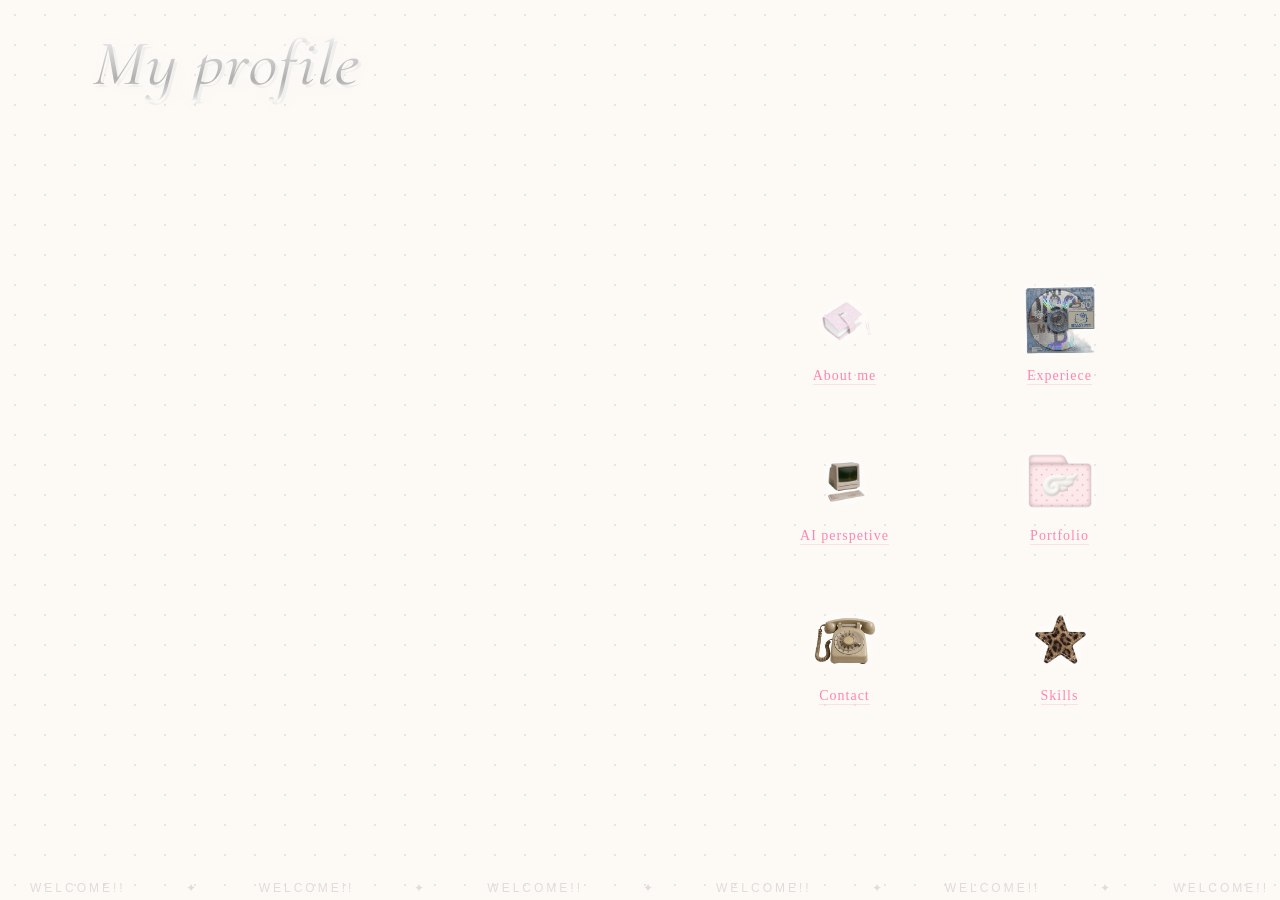
<file: index.html>
<!DOCTYPE html>
<html lang="zh-Hant">

<head>
    <meta charset="UTF-8">
    <meta name="viewport" content="width=device-width, initial-scale=1.0, maximum-scale=1.0, user-scalable=no">
    <link rel="preconnect" href="https://fonts.googleapis.com">
    <link rel="preconnect" href="https://fonts.gstatic.com" crossorigin>
    <link href="https://fonts.googleapis.com/css2?family=Cormorant+Upright:wght@300;500;700&display=swap"
        rel="stylesheet">
    <link rel="stylesheet" href="style.css">
</head>

<body>

    <div class="background-dots"></div>

    <header class="main-header">
        <div class="title-wrapper">
            <h1 class="title">My profile</h1>
        </div>
    </header>

    <main class="navigation-scene">
        <a href="about.html" class="nav-item item-notebook">
            <img src="image/notebook.png" alt="關於我" class="illustration">
            <span class="label">About me</span>
        </a>

        <a href="experience.html" class="nav-item item-tape">
            <img src="image/tape.png" alt="我的經歷" class="illustration">
            <span class="label">Experiece</span>
        </a>

        <a href="ai-era.html" class="nav-item item-pc">
            <img src="image/computer.png" alt="AI 觀點" class="illustration">
            <span class="label">AI perspetive</span>
        </a>

        <a href="profolio.html" class="nav-item item-folder">
            <img src="image/wing-folder.png" alt="作品集" class="illustration">
            <span class="label">Portfolio</span>
        </a>

        <a href="contact.html" class="nav-item item-phone">
            <img src="image/telphone.png" alt="聯絡我" class="illustration">
            <span class="label">Contact</span>
        </a>

        <a href="skills.html" class="nav-item item-star">
            <img src="image/leopard-print-star.png" alt="我的能力" class="illustration">
            <span class="label">Skills</span>
        </a>
    </main>

    <footer class="marquee-footer">
        <div class="marquee-content">
            <span>WELCOME!!</span><span>✦</span><span>WELCOME!!</span><span>✦</span>
            <span>WELCOME!!</span><span>✦</span><span>WELCOME!!</span><span>✦</span>
            <span>WELCOME!!</span><span>✦</span><span>WELCOME!!</span><span>✦</span>
            <span>WELCOME!!</span><span>✦</span><span>WELCOME!!</span><span>✦</span>
        </div>
    </footer>

</body>

</html>
</file>
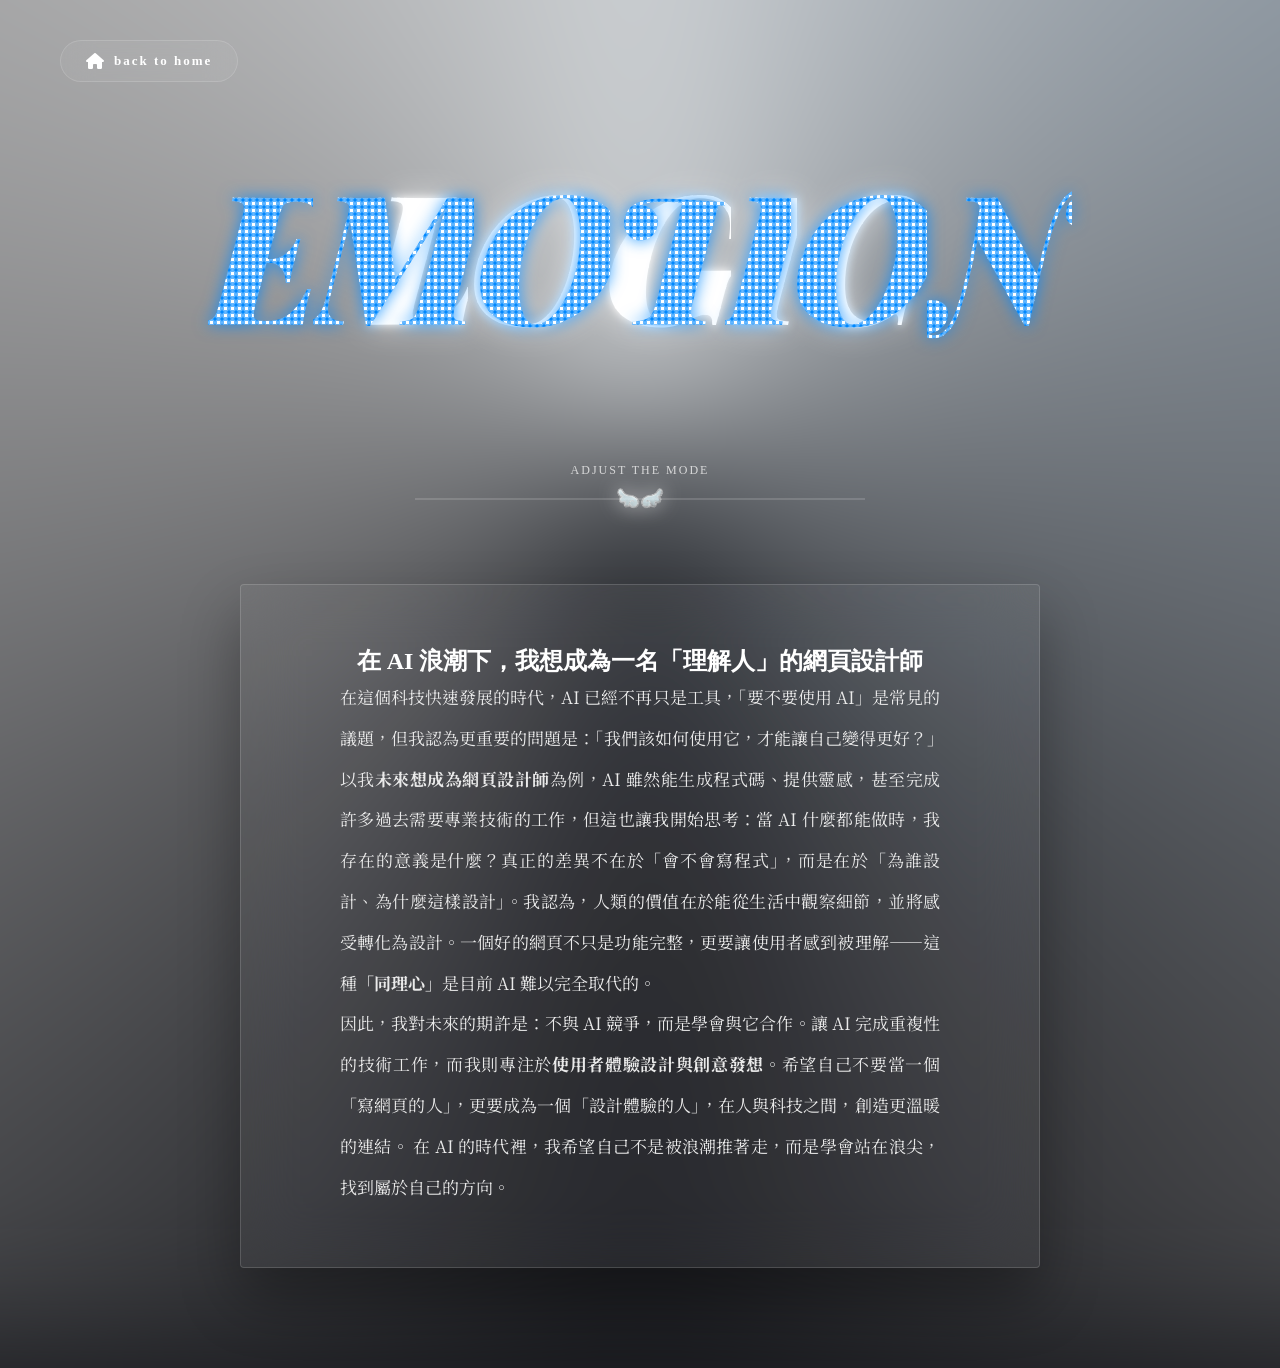
<file: ai-era.html>
<!DOCTYPE html>
<html lang="zh-Hant">

<head>
    <meta charset="UTF-8">
    <meta name="viewport" content="width=device-width, initial-scale=1.0">
    <title>Future Designer | AI Era ✦</title>
    <link rel="stylesheet" href="https://cdnjs.cloudflare.com/ajax/libs/font-awesome/6.0.0/css/all.min.css">
    <link
        href="https://fonts.googleapis.com/css2?family=Playfair+Display:ital,wght@1,900&family=Noto+Serif+TC:wght@300;500&display=swap"
        rel="stylesheet">
    <link rel="stylesheet" href="ai-era.css">
</head>

<body id="main-body">
    <nav class="gallery-nav">
        <div class="nav-right">
            <a href="index.html" class="back-home">
                <i class="fa-solid fa-house"></i>
                <span class="home-text">back to home</span>
            </a>
        </div>
    </nav>

    <main class="experiment-container">
        <section class="visual-section">
            <div class="bling-box">
                <div class="rhinestone-layer logic-layer" id="logic-text">
                    <span class="rhinestone-char">L</span><span class="rhinestone-char">O</span><span
                        class="rhinestone-char">G</span><span class="rhinestone-char">I</span><span
                        class="rhinestone-char">C</span>
                </div>
                <div class="rhinestone-layer emotion-layer" id="emotion-text">
                    <span class="rhinestone-char">E</span><span class="rhinestone-char">M</span><span
                        class="rhinestone-char">O</span><span class="rhinestone-char">T</span><span
                        class="rhinestone-char">I</span><span class="rhinestone-char">O</span><span
                        class="rhinestone-char">N</span>
                </div>
            </div>
        </section>

        <section class="control-section">
            <div class="slider-container">
                <div class="slider-labels">
                    <span class="label">ADJUST THE MODE</span>
                </div>
                <input type="range" min="0" max="100" value="50" class="cyber-slider" id="balance-slider">
            </div>
        </section>

        <section class="essay-section">
            <article class="essay-card">
                <div class="essay-header">
                    <h2 class="essay-main-title">在 AI 浪潮下，我想成為一名「理解人」的網頁設計師</h2>
                </div>

                <div class="essay-content">
                    <p>在這個科技快速發展的時代，AI 已經不再只是工具，「要不要使用 AI」是常見的議題，但我認為更重要的問題是：「我們該如何使用它，才能讓自己變得更好？」</p>

                    <p>以我<strong>未來想成為網頁設計師</strong>為例，AI 雖然能生成程式碼、提供靈感，甚至完成許多過去需要專業技術的工作，但這也讓我開始思考：當 AI
                        什麼都能做時，我存在的意義是什麼？真正的差異不在於「會不會寫程式」，而是在於「為誰設計、為什麼這樣設計」。我認為，人類的價值在於能從生活中觀察細節，並將感受轉化為設計。一個好的網頁不只是功能完整，更要讓使用者感到被理解——這種<strong>「同理心」</strong>是目前
                        AI 難以完全取代的。
                    <p>因此，我對未來的期許是：不與 AI 競爭，而是學會與它合作。讓 AI
                        完成重複性的技術工作，而我則專注於<strong>使用者體驗設計與創意發想</strong>。希望自己不要當一個「寫網頁的人」，更要成為一個「設計體驗的人」，在人與科技之間，創造更溫暖的連結。
                        在 AI 的時代裡，我希望自己不是被浪潮推著走，而是學會站在浪尖，找到屬於自己的方向。</p>
                </div>
            </article>
        </section>
    </main>

    <script>
        const slider = document.getElementById('balance-slider');
        const logicText = document.getElementById('logic-text');
        const emotionText = document.getElementById('emotion-text');

        slider.addEventListener('input', (e) => {
            const val = e.target.value;
            const logicOpacity = (100 - val) / 100;
            const emotionOpacity = val / 100;

            logicText.style.opacity = logicOpacity;
            emotionText.style.opacity = emotionOpacity;
        });
    </script>
</body>

</html>
</file>
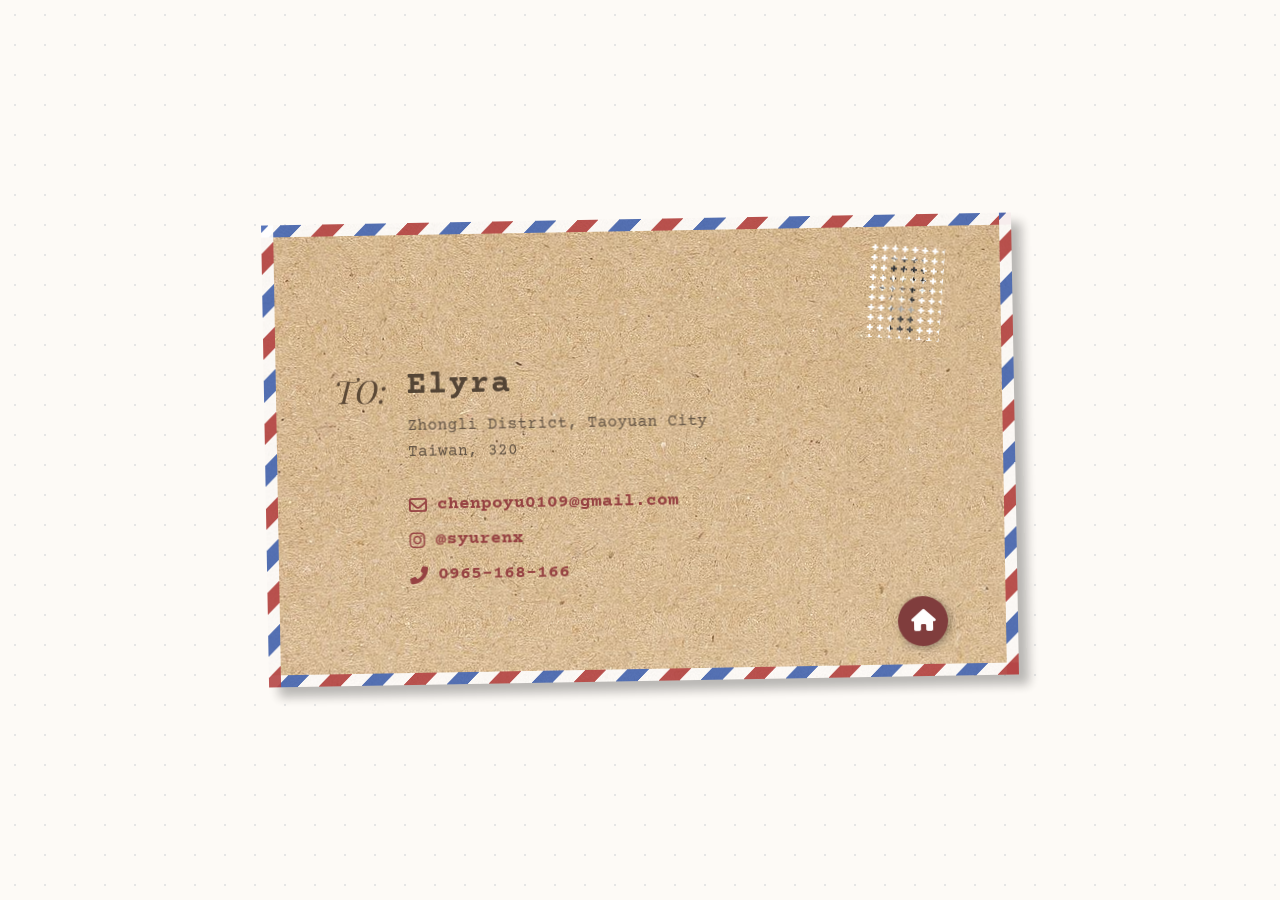
<file: contact.html>
<!DOCTYPE html>
<html lang="zh-Hant">

<head>
    <meta charset="UTF-8">
    <meta name="viewport" content="width=device-width, initial-scale=1.0">
    <title>Contact info</title>
    <link rel="stylesheet" href="https://cdnjs.cloudflare.com/ajax/libs/font-awesome/6.0.0/css/all.min.css">
    <link
        href="https://fonts.googleapis.com/css2?family=Playfair+Display:ital,wght@1,900&family=Courier+Prime&family=Noto+Serif+TC:wght@500&display=swap"
        rel="stylesheet">
    <link rel="stylesheet" href="contact.css">
</head>

<body class="envelope-page">
    <div class="background-dots"></div>
    <main class="main-envelope">
        <div class="air-mail-border top"></div>
        <div class="air-mail-border bottom"></div>
        <div class="air-mail-border left"></div>
        <div class="air-mail-border right"></div>

        <header class="envelope-header">
            <div class="postage-area">
                <div class="stamp">
                    <img src="image/kitty (1).png" alt="stamp">
                </div>
            </div>
        </header>

        <section class="address-section">
            <div class="to-label">TO:</div>
            <div class="address-content">
                <h2 class="recipient-name">Elyra</h2>
                <p class="address-line">Zhongli District, Taoyuan City</p>
                <p class="address-line">Taiwan, 320</p>

                <div class="contact-methods">
                    <a href="mailto:chenpoyu0109@gmail.com" class="method-link">
                        <i class="fa-regular fa-envelope"></i> chenpoyu0109@gmail.com
                    </a>
                    <a href="https://www.instagram.com/syurenx/" target="_blank" class="method-link">
                        <i class="fa-brands fa-instagram"></i> @syurenx
                    </a>
                    <a href="tel:0965168166" class="method-link">
                        <i class="fa-solid fa-phone-flip"></i> 0965-168-166
                    </a>
                </div>
            </div>
        </section>

        <footer class="envelope-footer">
            <div class="wax-seal">
                <a href="index.html"><i class="fa-solid fa-house"></i></a>
            </div>
        </footer>
    </main>

    <div class="texture-overlay"></div>
</body>

</html>
</file>
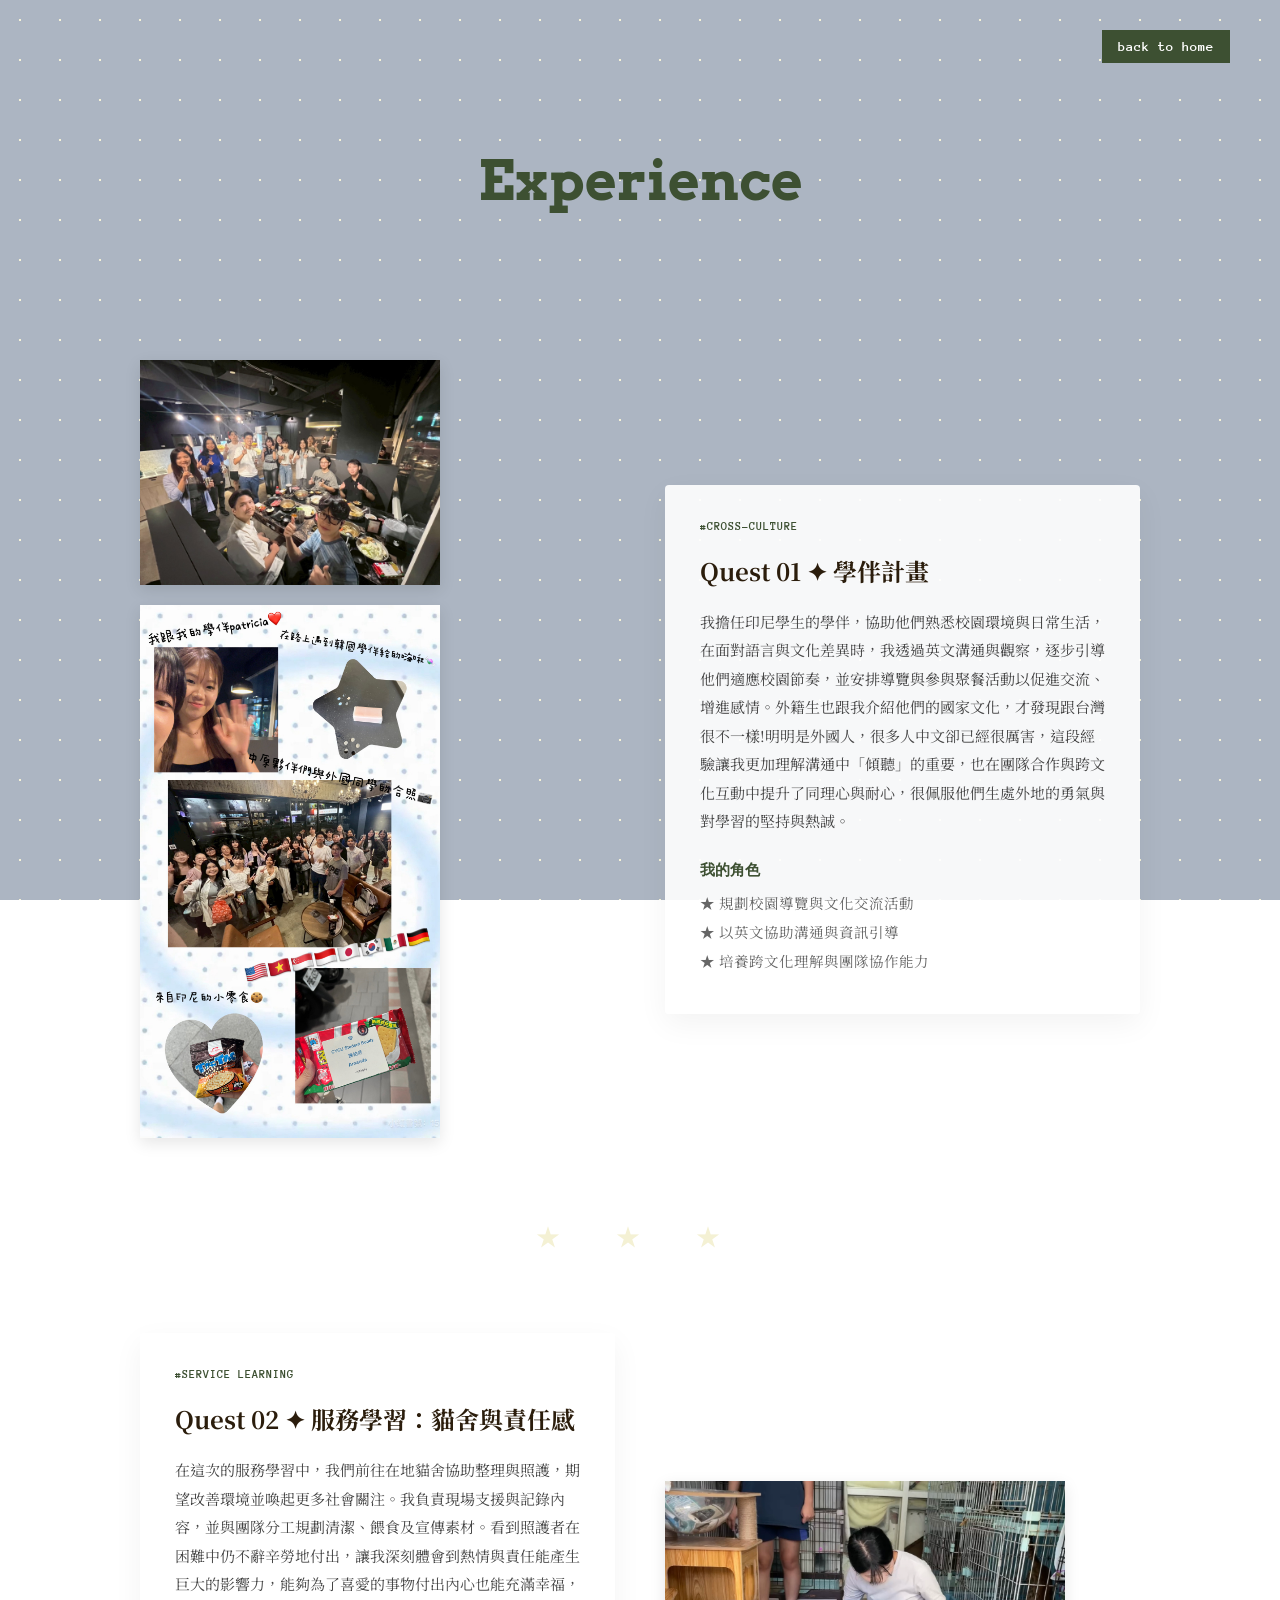
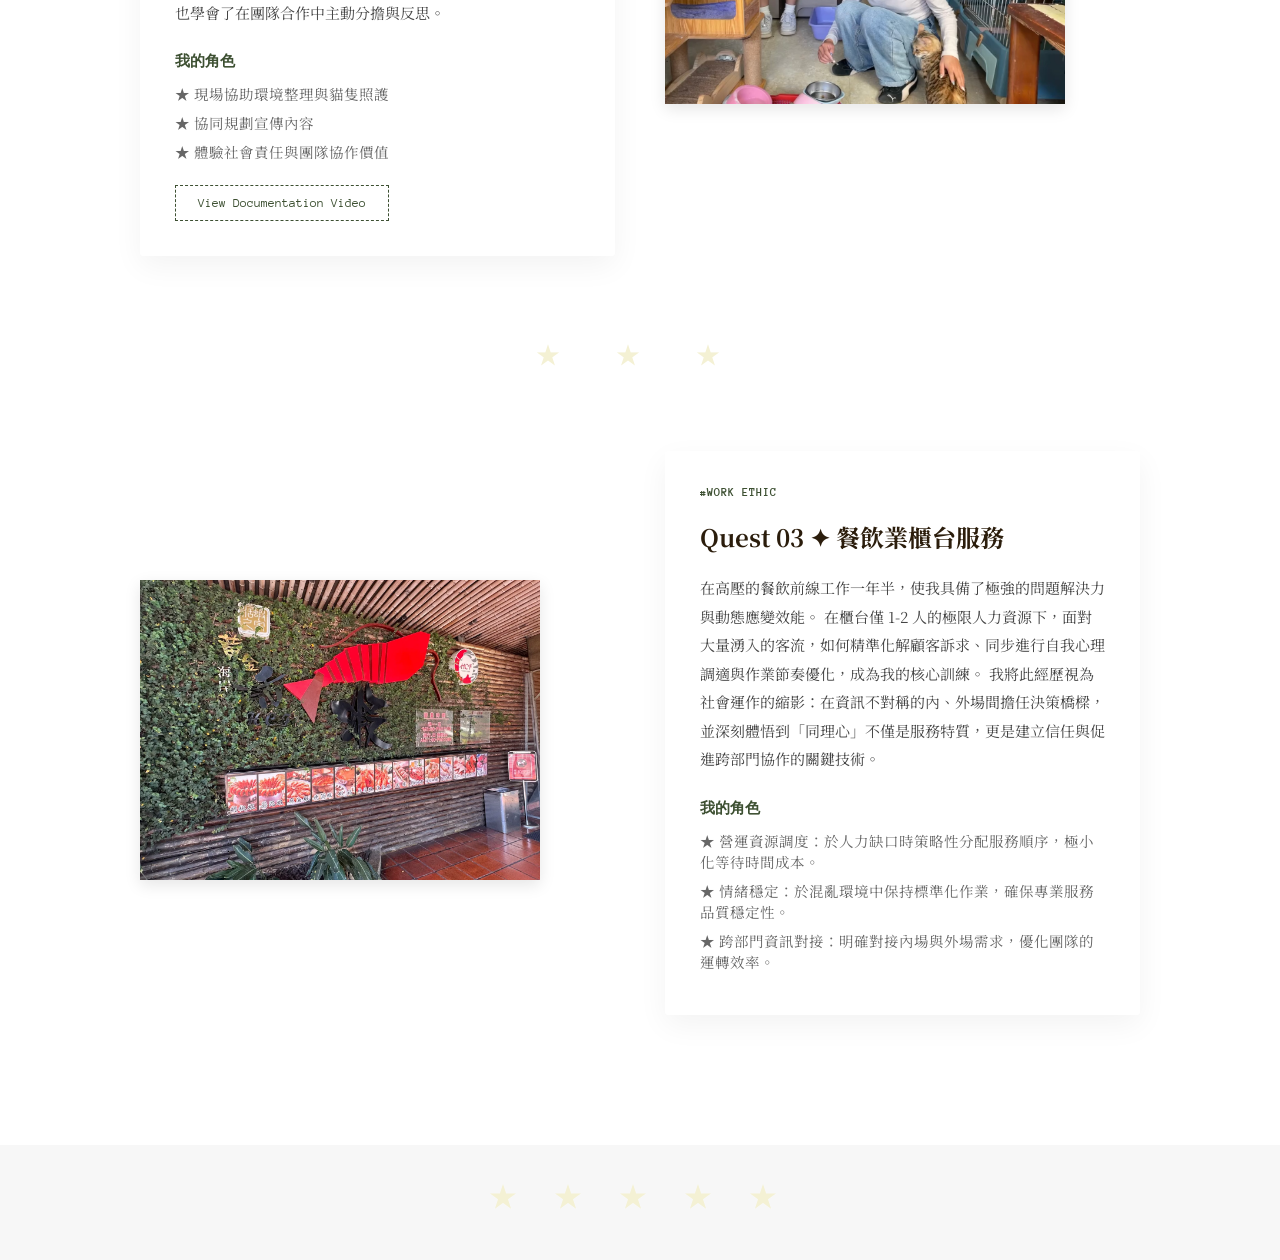
<file: experience.html>
<!DOCTYPE html>
<html lang="zh-Hant">

<head>
    <meta charset="UTF-8">
    <meta name="viewport" content="width=device-width, initial-scale=1.0">
    <title>Personal Archive</title>
    <link
        href="https://fonts.googleapis.com/css2?family=Arvo:wght@700&family=Anonymous+Pro&family=Noto+Serif+TC:wght@300;600&display=swap"
        rel="stylesheet">
    <link rel="stylesheet" href="experience.css">
</head>

<body class="star-archive-theme">
    <div class="dot-bg"></div>
    <nav class="archive-nav">
        <a href="index.html" class="exit-btn">back to home</a>
    </nav>
    <header class="archive-header">
        <h1 class="main-title">Experience</h1>
    </header>
    <main class="archive-timeline">
        <div class="archive-card reveal-left">
            <div class="card-images vertical">
                <img src="image/buddy.JPG" alt="Culture 1">
                <img src="image/buddy (2).JPG" alt="Culture 2">
            </div>
            <div class="card-text">
                <span class="card-tag">#CROSS-CULTURE</span>
                <h2 class="card-title">Quest 01 ✦ 學伴計畫</h2>
                <p class="card-body">
                    我擔任印尼學生的學伴，協助他們熟悉校園環境與日常生活，在面對語言與文化差異時，我透過英文溝通與觀察，逐步引導他們適應校園節奏，並安排導覽與參與聚餐活動以促進交流、增進感情。外籍生也跟我介紹他們的國家文化，才發現跟台灣很不一樣!明明是外國人，很多人中文卻已經很厲害，這段經驗讓我更加理解溝通中「傾聽」的重要，也在團隊合作與跨文化互動中提升了同理心與耐心，很佩服他們生處外地的勇氣與對學習的堅持與熱誠。
                </p>
                <div class="card-role">
                    <h3>我的角色</h3>
                    <ul>
                        <li>★ 規劃校園導覽與文化交流活動</li>
                        <li>★ 以英文協助溝通與資訊引導</li>
                        <li>★ 培養跨文化理解與團隊協作能力</li>
                    </ul>
                </div>
            </div>
        </div>
        <div class="card-star-divider">★ ★ ★</div>
        <div class="archive-card reveal-right">
            <div class="card-text">
                <span class="card-tag">#SERVICE LEARNING</span>
                <h2 class="card-title">Quest 02 ✦ 服務學習：貓舍與責任感</h2>
                <p class="card-body">
                    在這次的服務學習中，我們前往在地貓舍協助整理與照護，期望改善環境並喚起更多社會關注。我負責現場支援與記錄內容，並與團隊分工規劃清潔、餵食及宣傳素材。看到照護者在困難中仍不辭辛勞地付出，讓我深刻體會到熱情與責任能產生巨大的影響力，能夠為了喜愛的事物付出內心也能充滿幸福，也學會了在團隊合作中主動分擔與反思。
                </p>
                <div class="card-role">
                    <h3>我的角色</h3>
                    <ul>
                        <li>★ 現場協助環境整理與貓隻照護</li>
                        <li>★ 協同規劃宣傳內容</li>
                        <li>★ 體驗社會責任與團隊協作價值</li>
                    </ul>
                </div>
                <a href="video/service-learning-video.mp4" class="video-btn">View Documentation Video</a>
            </div>
            <div class="card-images single">
                <img src="image/service-learning.PNG" alt="Cat Service">
            </div>
        </div>
        <div class="card-star-divider">★ ★ ★</div>
        <div class="archive-card reveal-left">
            <div class="card-images single">
                <img src="image/part-time.png" alt="Work">
            </div>
            <div class="card-text">
                <span class="card-tag">#WORK ETHIC</span>
                <h2 class="card-title">Quest 03 ✦ 餐飲業櫃台服務</h2>
                <p class="card-body">
                    在高壓的餐飲前線工作一年半，使我具備了極強的問題解決力與動態應變效能。
                    在櫃台僅 1-2 人的極限人力資源下，面對大量湧入的客流，如何精準化解顧客訴求、同步進行自我心理調適與作業節奏優化，成為我的核心訓練。
                    我將此經歷視為社會運作的縮影：在資訊不對稱的內、外場間擔任決策橋樑，
                    並深刻體悟到「同理心」不僅是服務特質，更是建立信任與促進跨部門協作的關鍵技術。
                </p>
                <div class="card-role">
                    <h3>我的角色</h3>
                    <ul>
                        <li>★ 營運資源調度：於人力缺口時策略性分配服務順序，極小化等待時間成本。</li>
                        <li>★ 情緒穩定：於混亂環境中保持標準化作業，確保專業服務品質穩定性。</li>
                        <li>★ 跨部門資訊對接：明確對接內場與外場需求，優化團隊的運轉效率。</li>
                    </ul>
                </div>
            </div>
        </div>
    </main>
    <footer class="archive-footer">
        <div class="end-stars">★ ★ ★ ★ ★</div>
    </footer>
    <script>
        const observer = new IntersectionObserver((entries) => {
            entries.forEach(entry => {
                if (entry.isIntersecting) {
                    entry.target.classList.add('is-visible');
                }
            });
        }, { threshold: 0.1 });
        document.querySelectorAll('.archive-card').forEach(card => observer.observe(card));
    </script>
</body>

</html>
</file>
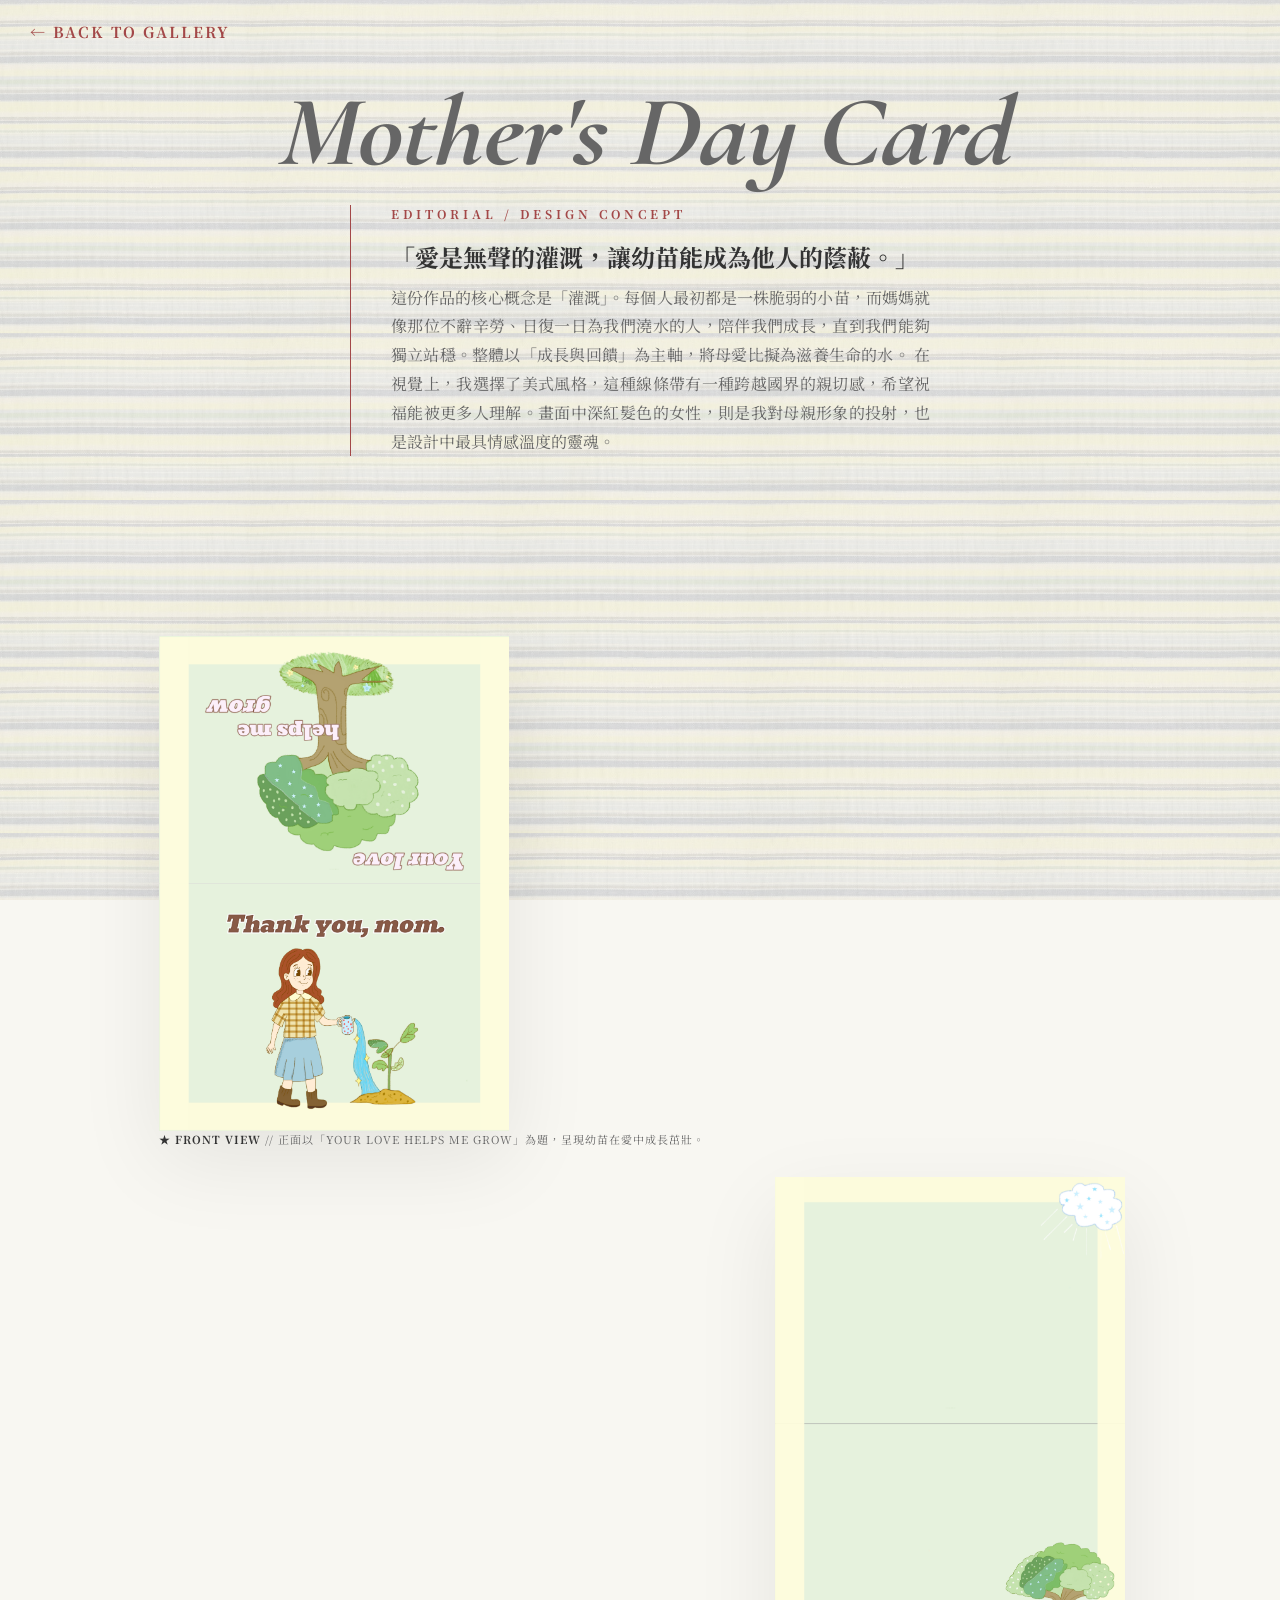
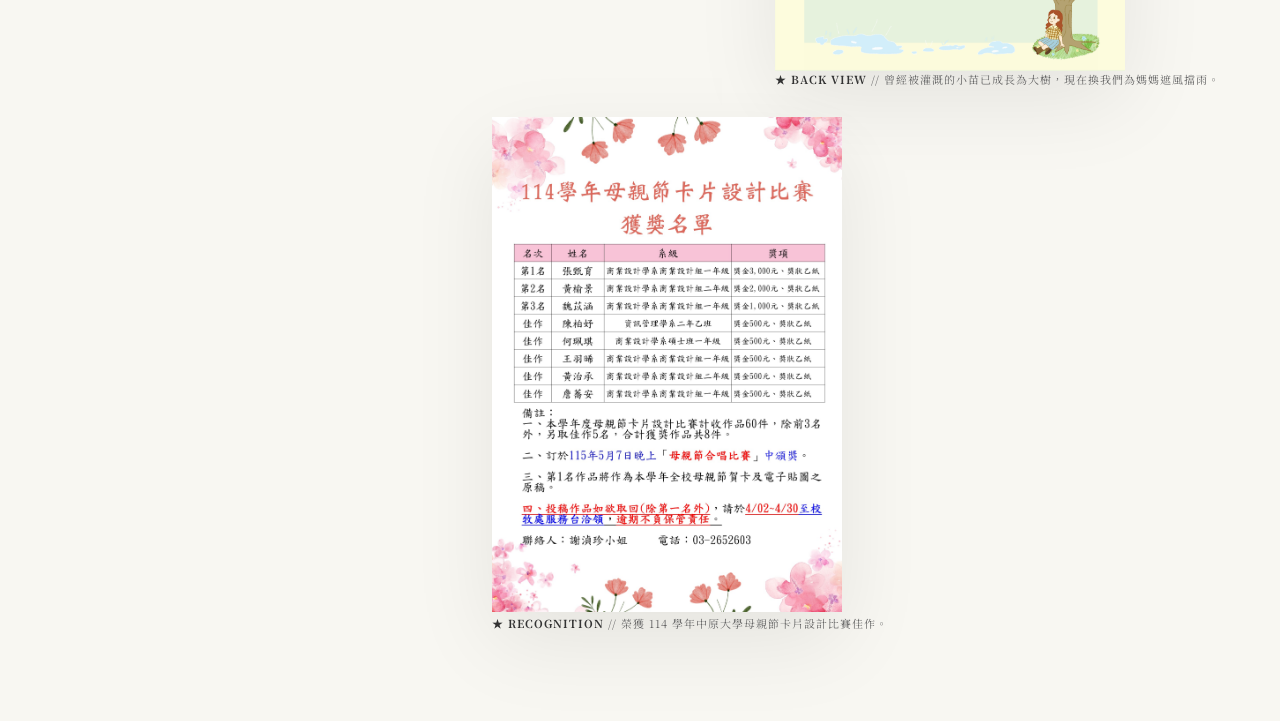
<file: project1.html>
<!DOCTYPE html>
<html lang="zh-Hant">

<head>
    <meta charset="UTF-8">
    <meta name="viewport" content="width=device-width, initial-scale=1.0">
    <title>Mother's Day Wish</title>
    <link
        href="https://fonts.googleapis.com/css2?family=Cormorant+Upright:wght@600;800&family=Playfair+Display:ital,wght@1,900&family=Noto+Serif+TC:wght@300;500;700&display=swap"
        rel="stylesheet">
    <link rel="stylesheet" href="project.css">
</head>

<body>
    <div class="custom-cursor"></div>
    <div class="grainy-bg"></div>
    <nav class="nav-back"><a href="profolio.html">← BACK TO GALLERY</a></nav>

    <main class="project-container" id="main-content">
        <header class="project-header">
            <h1 class="project-title">Mother's Day Card</h1>
            <div class="editorial-row">
                <div class="editorial-text p1-border">
                    <span class="category-tag p1-tag">EDITORIAL / DESIGN CONCEPT</span>
                    <p class="main-quote">「愛是無聲的灌溉，讓幼苗能成為他人的蔭蔽。」</p>
                    <p class="description">
                        這份作品的核心概念是「灌溉」。每個人最初都是一株脆弱的小苗，而媽媽就像那位不辭辛勞、日復一日為我們澆水的人，陪伴我們成長，直到我們能夠獨立站穩。整體以「成長與回饋」為主軸，將母愛比擬為滋養生命的水。
                        在視覺上，我選擇了美式風格，這種線條帶有一種跨越國界的親切感，希望祝福能被更多人理解。畫面中深紅髮色的女性，則是我對母親形象的投射，也是設計中最具情感溫度的靈魂。
                    </p>
                </div>
            </div>
        </header>

        <section class="image-gallery">
            <div class="gallery-row">
                <div class="art-piece grid-left">
                    <img src="image/mother-card.png" alt="Front View" class="img-standard">
                    <div class="caption">
                        <strong>★ FRONT VIEW</strong> // 正面以「Your love helps me grow」為題，呈現幼苗在愛中成長茁壯。
                    </div>
                </div>
            </div>

            <div class="gallery-row">
                <div class="art-piece grid-right">
                    <img src="image/mother-card-back.png" alt="Back View" class="img-standard">
                    <div class="caption">
                        <strong>★ BACK VIEW</strong> // 曾經被灌溉的小苗已成長為大樹，現在換我們為媽媽遮風擋雨。
                    </div>
                </div>
            </div>

            <div class="gallery-row">
                <div class="art-piece grid-center">
                    <img src="image/award.jpg" alt="Recognition" class="img-standard">
                    <div class="caption text-left mt-20">
                        <strong>★ RECOGNITION</strong> // 榮獲 114 學年中原大學母親節卡片設計比賽佳作。
                    </div>
                </div>
            </div>
        </section>
    </main>

    <script>
        window.onload = () => { document.getElementById('main-content').classList.add('loaded'); }
        const cursor = document.querySelector('.custom-cursor');
        document.addEventListener('mousemove', e => {
            cursor.style.left = e.clientX + 'px';
            cursor.style.top = e.clientY + 'px';
        });
        document.querySelectorAll('.art-piece, .btn-visit').forEach(item => {
            item.addEventListener('mouseenter', () => cursor.style.transform = 'scale(2.5)');
            item.addEventListener('mouseleave', () => cursor.style.transform = 'scale(1)');
        });
    </script>
</body>

</html>
</file>
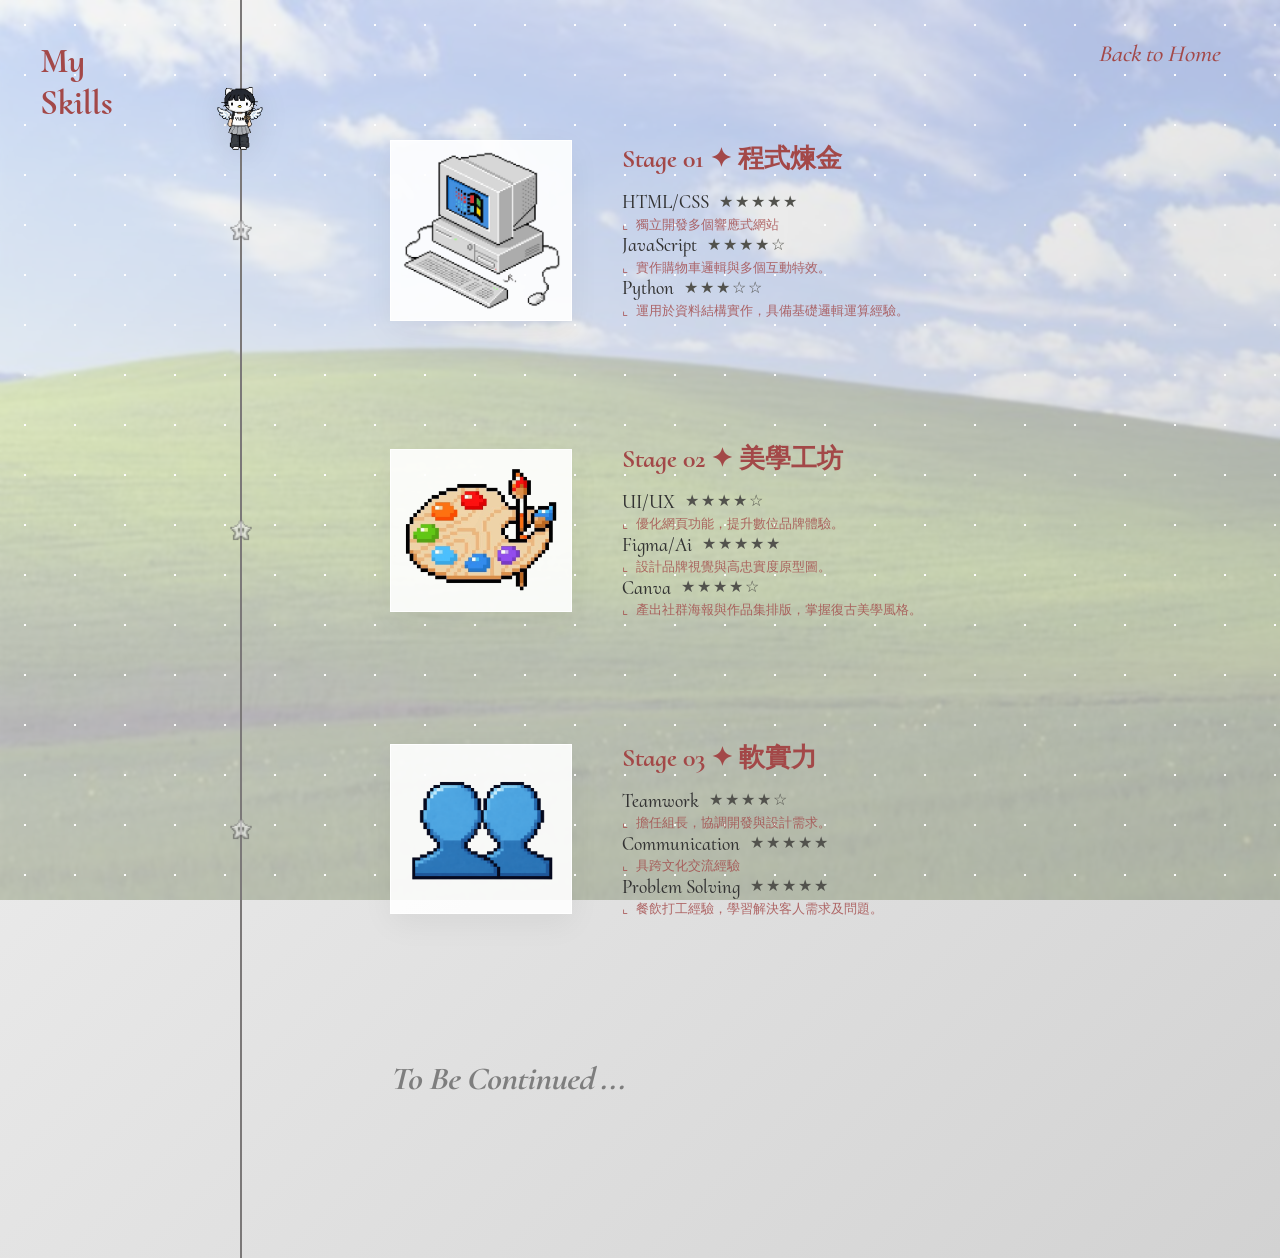
<file: skills.html>
<!DOCTYPE html>
<html lang="zh-Hant">

<head>
    <meta charset="UTF-8">
    <meta name="viewport" content="width=device-width, initial-scale=1.0">
    <title>MY skills</title>
    <link
        href="https://fonts.googleapis.com/css2?family=Cormorant+Upright:wght@500;700&family=Noto+Serif+TC:wght@300;500&display=swap"
        rel="stylesheet">
    <link rel="stylesheet" href="skills.css">
</head>

<body>
    <div class="window"></div>

    <nav class="gallery-nav">
        <h1 class="gallery-title">My <br>Skills</h1>
        <a href="index.html" class="back-home"><span>Back to Home</span></a>
    </nav>

    <main class="linear-quest-container">
        <div class="player-character">
            <img src="image/kitty (1).png" alt="Kars" class="char-img">
        </div>


        <div class="vertical-path">

            <section class="quest-node">
                <div class="path-star-container">
                    <div class="path-star active">
                        <img src="image/star.png" alt="star">
                    </div>
                </div>
                <div class="node-art">
                    <img src="image/Windows-icon.png" alt="Stage 1">
                </div>
                <div class="node-content">
                    <h3 class="node-title">Stage 01 ✦ 程式煉金</h3>
                    <div class="stat-list">
                        <div class="stat-group">
                            <div class="stat"><span>HTML/CSS</span><span class="stars">★★★★★</span></div>
                            <p class="stat-desc">獨立開發多個響應式網站</p>
                        </div>
                        <div class="stat-group">
                            <div class="stat"><span>JavaScript</span><span class="stars">★★★★☆</span></div>
                            <p class="stat-desc">實作購物車邏輯與多個互動特效。</p>
                        </div>
                        <div class="stat-group">
                            <div class="stat"><span>Python</span><span class="stars">★★★☆☆</span></div>
                            <p class="stat-desc">運用於資料結構實作，具備基礎邏輯運算經驗。</p>
                        </div>
                    </div>
                </div>
            </section>

            <section class="quest-node">
                <div class="path-star-container">
                    <div class="path-star active">
                        <img src="image/star.png" alt="star">
                    </div>
                </div>
                <div class="node-art">
                    <img src="image/design-icon.png" alt="Stage 2">
                </div>
                <div class="node-content">
                    <h3 class="node-title">Stage 02 ✦ 美學工坊</h3>
                    <div class="stat-list">
                        <div class="stat-group">
                            <div class="stat"><span>UI/UX</span><span class="stars">★★★★☆</span></div>
                            <p class="stat-desc">優化網頁功能，提升數位品牌體驗。</p>
                        </div>
                        <div class="stat-group">
                            <div class="stat"><span>Figma/Ai</span><span class="stars">★★★★★</span></div>
                            <p class="stat-desc">設計品牌視覺與高忠實度原型圖。</p>
                        </div>
                        <div class="stat-group">
                            <div class="stat"><span>Canva</span><span class="stars">★★★★☆</span></div>
                            <p class="stat-desc">產出社群海報與作品集排版，掌握復古美學風格。</p>
                        </div>
                    </div>
                </div>
            </section>

            <section class="quest-node">
                <div class="path-star-container">
                    <div class="path-star active">
                        <img src="image/star.png" alt="star">
                    </div>
                </div>
                <div class="node-art">
                    <img src="image/people-icon.png" alt="Stage 3">
                </div>
                <div class="node-content">
                    <h3 class="node-title">Stage 03 ✦ 軟實力</h3>
                    <div class="stat-list">
                        <div class="stat-group">
                            <div class="stat"><span>Teamwork</span><span class="stars">★★★★☆</span></div>
                            <p class="stat-desc">擔任組長，協調開發與設計需求。</p>
                        </div>
                        <div class="stat-group">
                            <div class="stat"><span>Communication</span><span class="stars">★★★★★</span></div>
                            <p class="stat-desc">具跨文化交流經驗</p>
                        </div>
                        <div class="stat-group">
                            <div class="stat"><span>Problem Solving</span><span class="stars">★★★★★</span></div>
                            <p class="stat-desc">餐飲打工經驗，學習解決客人需求及問題。</p>
                        </div>
                    </div>
                </div>
            </section>

            <section class="tbc-section">
                <h2 class="tbc-title">To Be Continued ...</h2>
            </section>

            <script>
                document.addEventListener('DOMContentLoaded', function () {
                    const player = document.querySelector('.player-character');
                    // 偵測星星圖片本身，讓判定範圍更精準
                    const stars = document.querySelectorAll('.path-star img');

                    if (!player || stars.length === 0) return;

                    function checkCollision() {
                        // 取得貓咪相對於視窗的位置
                        const playerRect = player.getBoundingClientRect();
                        // 取貓咪中心點的 Y 坐標
                        const playerCenterY = playerRect.top + (playerRect.height / 2);

                        stars.forEach(starImg => {
                            const container = starImg.closest('.path-star-container');

                            // 如果已經亮了就跳過計算，維持「一直亮著」
                            if (container.classList.contains('active')) return;

                            const starRect = starImg.getBoundingClientRect();

                            // 碰撞判定：當貓咪中心點進入星星圖片的高度區間
                            if (playerCenterY >= starRect.top && playerCenterY <= starRect.bottom) {
                                container.classList.add('active');
                            }
                        });

                        // 每一幀持續偵測
                        requestAnimationFrame(checkCollision);
                    }

                    requestAnimationFrame(checkCollision);
                });


                document.addEventListener('DOMContentLoaded', function () {
                    const player = document.querySelector('.player-character');
                    const stars = document.querySelectorAll('.path-star img');

                    if (!player || stars.length === 0) return;

                    function checkCollision() {
                        const playerRect = player.getBoundingClientRect();
                        // 抓貓咪中心點的 Y 坐標
                        const playerCenterY = playerRect.top + (playerRect.height / 2);

                        stars.forEach(starImg => {
                            const container = starImg.closest('.path-star-container');

                            // 如果已經亮了就不用重複算，達成一直亮著的效果
                            if (container.classList.contains('active')) return;

                            const starRect = starImg.getBoundingClientRect();

                            // 只有當貓咪中心點進入「星星圖片本身」的高度範圍才亮起
                            if (playerCenterY >= starRect.top && playerCenterY <= starRect.bottom) {
                                container.classList.add('active');
                            }
                        });
                        requestAnimationFrame(checkCollision);
                    }
                    requestAnimationFrame(checkCollision);
                })
            </script>
        </div>
    </main>
</body>

</html>
</file>
<file: style.css>
* {
    margin: 0; padding: 0; box-sizing: border-box;
}

body {
    background-color: #fdfaf6;
    height: 100vh; width: 100vw;
    overflow: hidden;
    font-family: 'Georgia', serif; 
}

/* 波點背景*/
.background-dots {
    position: fixed; top: 0; left: 0; width: 100%; height: 100%;
    background-image: radial-gradient(#e5e5e5 1px, transparent 1px);
    background-size: 30px 30px; z-index: -2;
}

.main-header { 
    padding: 25px 0 0 90px; 
}


.title {
    font-family: 'Cormorant Upright', serif;
    font-size: 4rem; 
    font-weight: 400;
    font-style: italic;
    
    background: linear-gradient(
        to bottom, 
        #ffffff 5%,   /* 頂部高光 */
        #e0e0e0 25%,  /* 淺灰 */
        #b0b0b0 70%,  /* 深灰 (製造金屬質感) */
        #d8d8d8 93%,  /* 反光層 */
        #ffffff 100%  /* 底部高光 */
    );
    -webkit-background-clip: text;
    -webkit-text-fill-color: transparent;
    
    /* 加上閃亮發光陰影，讓字體更像在發光 */
    filter: drop-shadow(0 0 8px rgba(255, 255, 255, 0.8)) 
            drop-shadow(3px 3px 0px rgba(192, 192, 192, 0.2));
    
    letter-spacing: 2px;
}

/* 2*3 */
.navigation-scene {
    position: absolute;
    top: 55%;
    right: 10%;
    transform: translateY(-50%);
    width: 400px;
    height: 450px;
    display: grid;
    grid-template-columns: repeat(2, 1fr);
    grid-template-rows: repeat(3, 1fr);
    gap: 30px; 
}

.nav-item {
    position: relative; 
    text-decoration: none;
    display: flex;
    flex-direction: column;
    align-items: center;
    justify-content: center;
    transition: all 0.4s ease;
}

.illustration {
    width: 70px;
    height: 70px; 
    object-fit: contain;
    filter: drop-shadow(0 0 5px white);
}

.nav-item:hover {
    transform: scale(1.1);
}

.nav-item:hover .elyra-illustration {
    filter: drop-shadow(0 0 20px #f8c8dc);
}

.label {
    margin-top: 12px;
    color: #ff85b3;
    font-size: 14px;
    letter-spacing: 1px;
    border-bottom: 1px solid rgba(248, 200, 220, 0.5);
}

/* 跑馬燈 */
.marquee-footer {
    position: fixed; bottom: 5px; left: 0;
    width: 100%; overflow: hidden;
    background: transparent;
    z-index: 100;
}

.marquee-content {
    display: flex;
    white-space: nowrap;
    animation: marquee 10s linear infinite;
}

.marquee-content span {
    font-family: sans-serif;
    font-size: 12px;
    letter-spacing: 3px;
    color: #dddddd;
    padding: 0 30px;
}

@keyframes marquee {
    0% { transform: translateX(0); }
    100% { transform: translateX(-50%); }
}

/* RWD */
html, body {
    width: 100%;
    max-width: 100vw;
    overflow-x: hidden;
}

@media (max-width: 1024px) {
    .main-header {
        padding: 30px 0 0 40px; 
    }
    .title {
        font-size: 4rem; 
    }
    .navigation-scene {
        right: 5%; 
        width: 350px;
    }
}

@media (max-width: 768px) {
    body {
        overflow-y: auto; 
    }

    .main-header {
        padding: 50px 0;
        display: flex;
        justify-content: center;
        width: 100%;
    }

    .title {
        font-size: 3rem;
        text-align: center;
        letter-spacing: 1px;
        filter: drop-shadow(0 0 5px rgba(255, 255, 255, 0.8));
    }

    .navigation-scene {
        position: relative !important; 
        top: 0 !important;
        right: 0 !important;
        transform: none !important; 
        width: 100% !important;
        max-width: 320px;
        margin: 40px auto 120px auto !important; 
        display: grid !important;
        grid-template-columns: repeat(2, 1fr) !important;
        gap: 40px 20px !important;/
    }
    
    .illustration {
        width: 80px; 
        height: 80px;
    }

    .label {
        font-size: 15px;
    }

    .marquee-content span {
        font-size: 10px;
        letter-spacing: 2px;
        padding: 0 15px;
    }

    .marquee-content {
        animation-duration: 5s !important;
        will-change: transform;
    }
}
</file>
<file: ai-era.css>
* {
    margin: 0;
    padding: 0;
    box-sizing: border-box;
}

body {
    margin: 0;
    min-height: 100vh;
    background-color: #1a1b1f; 
    color: #fff;
    font-family: 'Cormorant Upright', serif;
    overflow-x: hidden;
    display: flex;
    flex-direction: column;
    align-items: center;
    position: relative;
    transition: background-color 0.8s ease;
}

body::before {
    content: '';
    position: fixed;
    top: -50%; left: -50%; width: 200%; height: 200%;
    background: 
        radial-gradient(circle at 20% 30%, rgba(255, 255, 255, 0.15) 0%, transparent 50%),
        radial-gradient(circle at 80% 20%, rgba(0, 136, 255, 0.08) 0%, transparent 50%),
        conic-gradient(from 180deg at 50% 50%, #1a1b1f, #d1d1d1, #1a1b1f);
    filter: blur(70px);
    z-index: -2;
    animation: fluid-rotate 25s infinite linear;
}

body::after {
    content: '';
    position: fixed;
    top: 0; left: 0; width: 100%; height: 100%;
    background-image: url("https://grainy-gradients.vercel.app/noise.svg");
    opacity: 0.35; 
    z-index: -1;
    pointer-events: none;
    mix-blend-mode: soft-light;
}

@keyframes fluid-rotate {
    0% { transform: rotate(0deg) scale(1); }
    50% { transform: rotate(5deg) scale(1.05); }
    100% { transform: rotate(0deg) scale(1); }
}

.gallery-nav {
    position: fixed;
    top: 0; width: 100%;
    padding: 40px 60px;
    display: flex;
    justify-content: space-between;
    align-items: center;
    z-index: 1000;
}

.nav-serial { 
    font-size: 10px; 
    letter-spacing: 3px; 
    color: #888; 
    font-family: sans-serif;
}
.gallery-title { 
    font-size: 24px; 
    letter-spacing: 5px; 
    color: #fff; 
    text-shadow: 0 0 15px rgba(255, 255, 255, 0.3);
}

.back-home {
    display: flex; align-items: center; gap: 10px;
    text-decoration: none; color: #fff;
    padding: 12px 25px;
    background: rgba(255,255,255,0.05);
    border-radius: 50px;
    backdrop-filter: blur(15px);
    border: 1px solid rgba(255,255,255,0.15);
}

.back-home i { font-size: 16px; }
.home-text { font-size: 13px; letter-spacing: 2px; font-weight: bold; }


.experiment-container {
    width: 100%; max-width: 1000px;
    margin-top: 100px;
    display: flex; flex-direction: column; align-items: center; gap: 50px;
}

.visual-section {
    position: relative; width: 100%; height: 300px;
    display: flex; align-items: center; justify-content: center;
}

.bling-box {
    position: relative; width: 100%;
    display: flex; align-items: center; justify-content: center;
}

.rhinestone-layer {
    position: absolute;
    font-family: 'Playfair Display', serif;
    font-size: clamp(80px, 18vw, 180px);
    font-weight: 900; font-style: italic;
    white-space: nowrap;
    transition: opacity 0.5s ease;
    letter-spacing: -10px;
}

.rhinestone-char {
    position: relative;
    background-image: 
        radial-gradient(circle, #fff 1.5px, transparent 2px),
        radial-gradient(circle, rgba(255, 255, 255, 0.4) 3px, transparent 4px);
    background-size: 7px 7px; 
    -webkit-background-clip: text;
    background-clip: text;
    -webkit-text-fill-color: transparent;
    text-fill-color: transparent;
    display: inline-block;
    animation: sparkle 3s infinite alternate ease-in-out;
}

.logic-layer .rhinestone-char {
    background-color: #ffffff;
    filter: drop-shadow(0 0 5px #fff) drop-shadow(0 0 15px rgba(255, 255, 255, 0.5));
}

.emotion-layer .rhinestone-char {
    background-color: #0088ff;
    filter: drop-shadow(0 0 8px rgba(0, 136, 255, 0.8));
}

@keyframes sparkle {
    0%, 100% { filter: brightness(1) contrast(1); }
    50% { filter: brightness(1.5) contrast(1.2); 
    transform: scale(1.01); }
}

.control-section { width: 450px; text-align: center; }


.slider-container {
    width: 100%;
    position: relative;
    padding: 10px 0;
}

.slider-labels{
    margin-bottom: 8px;
    letter-spacing: 2px;
}

.label{
    font-size: 12px;
    color:#eaeaea;
    opacity: 0.85;
}

.cyber-slider {
    -webkit-appearance: none; 
    width: 100%;
    height: 2px;
    background: rgba(255, 255, 255, 0.15);
    outline: none;
    cursor: pointer;
}

.cyber-slider::-webkit-slider-thumb {
    -webkit-appearance: none;
    width: 50px;  
    height: 50px; 
    background-image: url('image/wing-button.png'); 
    background-size: contain;
    background-position: center;
    background-repeat: no-repeat;
    filter: drop-shadow(0 0 10px rgba(255, 255, 255, 0.8));
    cursor: ew-resize;
    border: none; }

.hint {
    margin-top: 5px; font-size: 10px; color: #666; 
    letter-spacing: 4px;
}

.essay-section { width: 100%; max-width: 800px; 
margin-top: 20px; margin-bottom: 100px;}

.essay-card {
    padding: 60px;
    background: rgba(255, 255, 255, 0.05);
    border: 1px solid rgba(255, 255, 255, 0.15);
    backdrop-filter: blur(30px) saturate(120%);
    border-radius: 4px;
    text-align: center;
    box-shadow: 0 30px 60px rgba(0,0,0,0.3);
}

.essay-title {
    font-family: 'Noto Serif TC', serif;
    font-size: 26px;
    color: #fff;
    margin-bottom: 30px;
    letter-spacing: 5px;
    font-weight: 500;
}

.essay-content {
    font-family: 'Noto Serif TC', serif;
    font-size: 17px;
    line-height: 2.4;
    color: #eaeaea;
    text-align: justify;
    max-width: 600px;
    margin: 0 auto;
}

/* RWD */

@media (max-width: 1024px) {
    .gallery-nav {
        padding: 30px 60px;
    }
    .experiment-container {
        max-width: 85%;
    }
}

@media (max-width: 768px) {
    .gallery-nav {
        padding: 40px;
        flex-direction: column; 
        gap: 20px;
    }
    .nav-serial { display: none; }

    .visual-section {
        height: 200px; 
    }
    .rhinestone-layer {
        letter-spacing: -5px; 
    }

    .cyber-slider::-webkit-slider-thumb {
        width: 43px; 
        height: 43px;
        background-color: transparent;
    }

    .essay-card {
        padding: 40px 20px;
    }
    .essay-title {
        font-size: 20px;
        letter-spacing: 3px;
    }
    .essay-content {
        font-size: 15px;
        line-height: 2;
    }
}

@media (max-width: 480px) {
    html, body {
        overflow-x: hidden;
        width: 100%;
        position: relative;
    }

    .gallery-title {
        font-size: 18px;
        letter-spacing: 3px;
    }

    .back-home {
        padding: 10px 20px;
    }
    

    .rhinestone-layer {
        font-size: clamp(50px, 22vw, 100px);
    }
}

/* 針對觸控裝置優化 */
@media (hover: none) {
    .back-home:active {
        background: rgba(255, 255, 255, 0.15);
        transform: scale(0.95);
    }
}
</file>
<file: contact.css>
* { margin: 0; padding: 0; box-sizing: border-box; }

.envelope-page {
    background-color:transparent; 
    min-height: 100vh;
    display: flex;
    justify-content: center;
    align-items: center;
    overflow-x: hidden;
    font-family: 'Courier Prime', monospace;
    padding: 20px;
    background-color: #fdfaf6;
    overflow: hidden; 
}

/* 波點背景*/
.background-dots {
    position: fixed; top: 0; left: 0; width: 100%; height: 100%;
    background-image: radial-gradient(#e5e5e5 1.3px, transparent 1.3px);
    background-size: 30px 30px; z-index: 1;
}

.air-mail-border {
    position: absolute;
    background: repeating-linear-gradient(
        -45deg,
        #ad3131, #ad3131 15px,
        #fff 15px, #fff 30px,
        #3157ad 30px, #3157ad 45px,
        #fff 45px, #fff 60px
    );
    z-index: 10;
    opacity: 0.9;
}
.air-mail-border.top { top: 0; left: 0; width: 100%; height: 12px; }
.air-mail-border.bottom { bottom: 0; left: 0; width: 100%; height: 12px; }
.air-mail-border.left { top: 0; left: 0; width: 12px; height: 100%; }
.air-mail-border.right { top: 0; right: 0; width: 12px; height: 100%; }

.main-envelope {
    width: 95%;
    max-width: 750px;
    max-height: 500px;
    background-image: url("image/kraft-paper-bg.jpg"); 
    opacity: 0.9;
    box-shadow: 10px 10px 10px rgba(0,0,0,0.3);
    position: relative;
    padding: 30px 70px; 
    display: flex;
    flex-direction: column;
    justify-content: space-between;
    transform: rotate(-1deg);
    z-index: 2;
}


.postage-area {
    display: flex;
    flex-direction: column;
    align-items: flex-end;
}

.stamp {
    width: 75px; height: 95px;
    background: #fff;
    padding: 5px;
    box-shadow: 2px 2px 5px rgba(0,0,0,0.2);
    /* 郵票鋸齒 */
    -webkit-mask-image: radial-gradient(circle at 5px 5px, transparent 5px, white 5px);
    -webkit-mask-size: 10px 10px;
    -webkit-mask-position: -5px -5px;
    transform: rotate(5deg);
}

.stamp img {
    width: 100%; height: 100%;
    object-fit: cover;
    filter: sepia(0.2);
}

.address-section {
    display: flex;
    gap: 20px;
    margin-top: 20px;
}

.to-label {
    font-family: 'Playfair Display', serif;
    font-size: 32px;
    color: #4b3621;
    font-style: italic;
}

.recipient-name {
    font-size: 32px;
    color: #332416;
    margin-bottom: 10px;
    letter-spacing: 2px;
    opacity: 0.9;
}

.address-line {
    color: #554432;
    font-size: 16px;
    line-height: 1.6;
    opacity: 1;
}

.contact-methods {
    margin-top: 30px;
    display: flex;
    flex-direction: column;
    gap: 15px;
}

.method-link {
    text-decoration: none;
    color:#8b2e2e;
    font-weight: bold;
    font-size: 18px;
    transition: 0.3s;
    display: flex;
    align-items: center;
    gap: 10px;
}

.method-link:hover {
    transform: translateX(8px);
}

.envelope-footer {
    display: flex;
    justify-content: flex-end;
    margin-top: 20px;
}

.wax-seal {
    width: 50px; height: 50px;
    background: #732828; 
    border-radius: 50%;
    display: flex; align-items: center; justify-content: center;
    box-shadow: 2px 2px 8px rgba(0,0,0,0.4);
    transition: 0.3s;
}

.wax-seal:hover { transform: scale(1.1) rotate(10deg); }

.wax-seal i { color: #fff; font-size: 22px; }

.texture-overlay {
    position: fixed;
    top: 0; left: 0; width: 100%; height: 100%;
    background-image: url("https://grainy-gradients.vercel.app/noise.svg");
    opacity: 0.15;
    pointer-events: none;
    z-index: 999;
}

@media (max-width: 768px) {
    html, body {
        width: 100%;
        height: 100%;
        overflow: hidden !important; 
        position: fixed; 
    }

   
    .background-dots {
        position: fixed; top: 0; left: 0; width: 100%; height: 100%;
        background-image: radial-gradient(#e5e5e5 1.3px, transparent 1.3px);
        background-size: 30px 30px; z-index: 2;
}

    .envelope-page {
        width: 100vw;
        height: 100vh;
        display: flex;
        justify-content: center;
        align-items: center;
    }

    .main-envelope {
        transform: scale(0.9) rotate(0deg) !important; 
        width: 95vw !important;
        height: auto;
        min-height: 420px; 
        padding: 70px 20px;
        box-sizing: border-box;
    }

   
    .to-label {
        font-size: 18px; 
        margin-bottom: 0px;
    }

    .recipient-name {
        font-size: 20px; 
        letter-spacing: 1px;
        margin-bottom: 8px;
    }

    .address-line {
        font-size: 13px; 
        opacity: 0.9;
    }

    .contact-methods {
        margin-top: 25px; 
        gap: 18px;       
    }

    .method-link {
        font-size: 17px !important; 
        font-weight: bold;
        max-width: 100%; 
        white-space: nowrap;
        display: flex;
        justify-content: center;
        align-items: center;
        gap: 12px; 
    }

    .postage-area {
        position: absolute;
        top: 45px;
        right: 40px;
        scale: 0.55; 
        transform-origin: top right;
    }

    .envelope-footer {
        position: absolute;
        bottom: 30px;
        right: 30px;
    }
    .wax-seal {
        width: 35px;
        height: 35px;
        display: flex; 
        justify-content: center; 
        align-items: center;     
        background: #8b0000;
        border-radius: 50%;
        text-decoration: none;
    }
    
    .wax-seal i {
        font-size: 15px;
        color: #fff; 
        display: block; 
        line-height: 1;
    }

    .address-section {
        flex-direction: column;
        align-items: center;
        text-align: center;
        margin-top: 50px; 
    }
}
</file>
<file: experience.css>
body {
    margin: 0; padding: 0;
    color: #2b1d0c;
    font-family: 'Noto Serif TC', serif;
    overflow-x: hidden;
    min-height: 100vh;
}

/* 復古灰藍淡黃波點背景 */
.dot-bg {
    position: fixed; top: 0; left: 0; width: 100%; height: 100%; z-index: -2;
    background-color: #a4adbc;
    background-image: radial-gradient(#f4f1d4 1.5px, transparent 1.5px);
    background-size: 40px 40px;
    background-position: 0 0, 20px 20px;
    opacity: 0.9;
}

/* 導覽列 */
.archive-nav {
    display: flex; justify-content: flex-end; padding: 30px 50px;
    position: fixed; top: 0; width: 100%; box-sizing: border-box;
    z-index: 1000; font-weight: bold;
}
.exit-btn { 
    background: #3d5032; color: #fff;
    text-decoration: none; font-size: 14px; 
    border: 1.5px dashed #3d5032; padding: 8px 15px; 
    font-family: 'Anonymous Pro', monospace;
}

/* 標題區 */
.archive-header {
    height: 40vh; display: flex; flex-direction: column;
    justify-content: center; align-items: center; text-align: center;
}
.main-title { 
    font-family: 'Arvo', serif; font-size: 55px;
    color: #3d5032; margin: 0; line-height: 1; 
}

/* 卡片排版 */
.archive-timeline { max-width: 1000px; margin: 0 auto; padding-bottom: 50px; }

.archive-card {
    display: grid; grid-template-columns: 1fr 1fr; gap: 50px;
    align-items: center; margin-bottom: 80px;
    opacity: 0; transform: translateY(40px);
    transition: all 1s ease-out;
}
.archive-card.is-visible { opacity: 1; transform: translateY(0); }

/* 卡片內文 */
.card-text { 
    background: rgba(255, 255, 255, 0.9); 
    padding: 35px; border-radius: 4px;
    box-shadow: 0 10px 30px rgba(0,0,0,0.05);
    text-align: left;
}
.card-tag { 
    color: #3d5032; font-size: 12px; font-weight: bold;
    font-family: 'Anonymous Pro', monospace; display: block; margin-bottom: 15px; 
}
.card-title { font-size: 24px; color: #2b1d0c; margin-bottom: 20px; }

.card-body { 
    font-size: 15px; line-height: 1.9; color: #444; 
    text-align: left; 
    white-space: normal;
    margin-bottom: 25px;
    text-indent: 0 !important;
    display: block; 
    margin-left: 0;
    padding-left: 0;
}

.card-role h3 { font-size: 15px; color: #3d5032; margin-bottom: 12px; font-family: 'Anonymous Pro', monospace; }
.card-role ul { list-style: none; padding: 0; margin: 0; }
.card-role li { 
    font-size: 14.5px; color: #666; margin-bottom: 8px; 
    text-indent: 0 !important;
    margin-left: 0;
    padding-left: 0;
}

/* 圖片處理 */
.card-images.vertical {
    display: flex; flex-direction: column; 
    gap: 20px; width: 300px; height: auto;
}
.card-images.single { width: 400px; }
.card-images img {
    width: 100%; height: auto; 
    box-shadow: 0 5px 15px rgba(0,0,0,0.1);
}

.video-btn {
    display: inline-block; padding: 10px 22px; border: 1.5px dashed #3d5032;
    color: #3d5032; text-decoration: none; font-size: 13px; margin-top: 15px;
    font-family: 'Anonymous Pro', monospace;
}
.video-btn:hover { background: #3d5032; color: #fff; }

.card-star-divider {
    text-align: center; font-size: 24px; color: #f4f1d4; 
    margin-bottom: 80px; letter-spacing: 25px;
}

.archive-footer {
    text-align: center; padding: 30px 0; background: rgba(0,0,0,0.03);
}
.end-stars { font-size: 28px; color: #f4f1d4; margin-bottom: 15px; letter-spacing: 15px; }

/* RWD */

/* 針對平板以下螢幕 (1024px 以下) */
@media (max-width: 1024px) {
    .archive-header {
        height: 10vh; 
    }
    .archive-timeline {
        padding: 0 20px;
    }
    .archive-card {
        gap: 30px;
    }
}

/* 針對手機螢幕 (768px 以下) */
@media (max-width: 768px) {
    
    .archive-header {
        height: auto;      
        padding: 40px 0 20px 0;
        min-height: 130px; }

    .archive-nav {
        padding: 20px;
    }

    .main-title {
        font-size: 32px;   
        padding: 0 20px;
        line-height: 1.2;
    }

    /* 卡片從兩欄改為單欄 */
    .archive-card {
        grid-template-columns: 1fr;
        margin-bottom: 50px;
        gap: 15px;
    }

    .archive-card.reveal-right {
        display: flex;
        flex-direction: column-reverse;
    }
    .archive-card.reveal-left {
        display: flex;
        flex-direction: column;
    }

    .card-text {
        padding: 20px;
        width: 100%;
        box-sizing: border-box;
    }

    /* 圖片自適應 */
    .card-images.single, 
    .card-images.vertical {
        width: 100%;
        max-width: 100%;
    }
    .card-images img {
        width: 100%;
    }

    /* 分隔線縮小 */
    .card-star-divider {
        margin-bottom: 50px;
        letter-spacing: 10px;
    }

    .archive-footer {
        padding: 40px 0;
    }
}

/* 針對極小螢幕 (480px 以下) */
@media (max-width: 480px) {
    .archive-header {
        padding-top: 50px;
    }
    .main-title {
        font-size: 28px;
    }
    .card-title {
        font-size: 19px;
    }
    .card-body {
        font-size: 14px;
        line-height: 1.7;
    }
}
</file>
<file: project.css>
* { margin: 0; padding: 0; box-sizing: border-box; }

body { 
    background-color: #f8f7f2; 
    font-family: 'Noto Serif TC', serif; 
    color: #1a1b1f; 
    overflow-x: hidden; 
}

.grainy-bg {
    position: fixed; 
    top: 0; left: 0; 
    width: 100vw; height: 100vh;
    background-image: url("image/stripe-bg.jpg"); 
    background-repeat: repeat; 
    background-size: 250px; 
    opacity: 0.18; 
    z-index: -2; 
    pointer-events: none;
}

body::after {
    content: '';
    position: fixed;
    top: 0; left: 0; width: 100%; height: 100%;
    background-image: url("https://grainy-gradients.vercel.app/noise.svg");
    opacity: 0.15;
    z-index: -1;
    pointer-events: none;
    mix-blend-mode: multiply;
}

.nav-back {
    position: fixed;
    top: 20px; left: 30px;
    z-index: 1000;
}

.nav-back a {
    text-decoration: none;
    color: #a34848;
    font-size: 15px;
    letter-spacing: 2px;
    font-weight: bold;
}




.img-standard, 
.video-no-frame video {
    width: 100%;
    height: auto;
    display: block;
}

.external-link-box {
    margin-top: 20px;
}


.gallery-row {
    display: grid;
    grid-template-columns: repeat(12, 1fr);
    gap: 50px;
    align-items: flex-start;
    width: 100%;
}

.grid-left {
    grid-column: 2 / 9;
    width: fit-content;
    justify-self: start;
}

.grid-right {
    grid-column: 8 / 13;
    width: fit-content;
    justify-self: end;
}

.grid-center {
    grid-column: 4 / 11;
    width: fit-content;
    margin: 0 auto;
}

.grid-full {
    grid-column: 1 / 13;
    text-align: center;
    margin-top: 50px;
}

.project-container {
    max-width: 1400px;
    margin: 0 auto;
    padding: 90px 60px;
    opacity: 0;
    transform: translateY(30px);
    transition: all 1.2s cubic-bezier(0.16, 1, 0.3, 1);
}
.project-container.loaded { opacity: 1; transform: translateY(0); }


.project-header {
    margin-bottom: 180px;
    display: flex;
    flex-direction: column;
    align-items: center;
}

.project-title {
    font-family: 'Cormorant Upright', serif;
    color: #666;
    font-size: 100px;
    font-weight: 800;
    font-style: italic;
    line-height: 0.85;
    margin-bottom: 30px;
    text-align: center;
}

.editorial-row {
    display: grid;
    grid-template-columns: repeat(12, 1fr);
    width: 100%;
}

.editorial-text {
    grid-column: 4 / 10; 
    padding-left: 40px;
    border-left: 1.5px solid transparent; 
}

/* 專案個別顏色設定  */
/* 專案1：母親節 (紅色系) */
.p1-border { border-left-color: #a34848; }
.p1-tag { color: #a34848; }

/* 專案2：企業概論 (咖啡色系) */
.p2-border { border-left-color: rgb(35, 84, 35); }
.p2-tag { color: rgb(35, 84, 35); }

/* 專案3：畢業紀念冊 (深藍色系) */
.p3-border { border-left-color: #3c3c77; }
.p3-tag { color: #3c3c77; }

.category-tag {
    font-size: 12px;
    letter-spacing: 4px;
    display: block;
    margin-bottom: 18px;
    font-weight: bold;
}

.main-quote {
    font-size: 24px;
    font-weight: 700;
    line-height: 1.4;
    margin-bottom: 10px;
    color: #333;
}

.description {
    font-size: 16px;
    line-height: 1.8;
    color: #666;
    text-align: justify;
}

.image-gallery {
    display: flex;
    flex-direction: column;
    gap: 30px;
}

.gallery-row {
    display: grid;
    grid-template-columns: repeat(12, 1fr);
    gap: 30px;
    align-items: flex-start;
}

.art-piece, .art-piece grid-left {
    width: fit-content; 
}

.art-piece img,.art-piece grid-left img{
    max-width: 350px;
    width: 100%;
    height: auto;
    display: block;
    box-shadow: 0 30px 80px rgba(0,0,0,0.08);
    transition: 0.8s cubic-bezier(0.16, 1, 0.3, 1);
}

.art-piece img:hover { transform: scale(1.03); }

.caption {
    font-size: 11px;
    letter-spacing: 1px;
    color: #666;
    text-transform: uppercase;
}

.caption strong { color: #333; letter-spacing: 1px; }

/* 影片 */
.video-container {
    grid-column: 1 / 13;
    text-align: center;
    margin: 80px 0;
}

.video-no-frame {
    width: 100%;
    max-width: 200px; 
    margin: 0 auto;
    background: none;
    padding: 0;     
    border: none;    
    box-shadow: 0 20px 50px rgba(0,0,0,0.1); 
}

.video-no-frame video {
    width: 100%;
    display: block;
}

.video-frame, .video-wrapper {
    width: 100%;
    max-width: 960px; 
    margin: 0 auto;
    border: 1px solid #1a1b1f;
    padding: 10px;
    background: #fff;
    box-shadow: 15px 15px 0px rgba(26, 27, 31, 0.05);
}

video { width: 100%; display: block; }

.external-link-box {
    grid-column: 1 / 13;
    text-align: center;
    margin-top: 0px;
}

.btn-visit {
    display: inline-block;
    margin-top: 15px;     
    padding: 8px 18px;   
    border: 1px solid #a34848;
    color: #a34848;
    text-decoration: none;
    letter-spacing: 1.5px;
    font-size: 11px;       
    font-weight: bold;
    transition: 0.3s cubic-bezier(0.16, 1, 0.3, 1);
    text-transform: uppercase;
}

.btn-visit:hover {
    background: #a34848;
    color: #fff;
    transform: translateY(-2px); 
}

/* 圖片與影片尺寸標準化 */
.img-standard {
    max-width: 350px;
    width: 100%;
    height: auto;
    display: block;
}

.video-standard {
    max-width: 800px;
    width: 100%;
}

.text-left { text-align: left; }
.mt-20 { margin-top: 3px; }
.mt-0 { margin-top: 15px; }

.btn-p1 { border-color: #a34848; color: #a34848; } 
.btn-p1:hover { background: #a34848; color: #fff; }


.btn-p3 { border-color: #3c3c77; color: #3c3c77; background-color: aliceblue; } 
.btn-p3:hover { background: #3c3c77; color: #fff; }

/*RWD*/

@media (max-width: 768px) {
    .project-container {
        padding: 80px 20px 40px 20px;
        opacity: 1; 
    }

    .project-header {
        display: block !important; 
        text-align: left !important;
        margin-bottom: 50px;
        width: 100%;
    }

    .project-title {
        font-size: 50px !important;
        text-align: left !important;
        margin-left: 0 !important;
        margin-right: 0 !important;
        width: 100% !important;
        line-height: 1;
        display: block !important;
    }

    .editorial-row {
        display: block !important;
    }

    .editorial-text {
        grid-column: auto !important;
        width: 100% !important;
        padding-left: 20px !important;
        margin: 0 0 30px 0 !important;
        border-left-style: solid !important;
        border-left-width: 1.8px !important;
        border-left-color: inherit !important; 
    }

    .p1-border { border-left-color: #a34848 !important; }
    .p2-border { border-left-color: rgb(35, 84, 35) !important; }
    .p3-border { border-left-color: #3c3c77 !important; }

    .gallery-row {
        display: block !important;
    }

    .grid-left, .grid-right, .grid-center, .grid-full {
        grid-column: auto !important;
        width: 100% !important;
        margin: 0 0 40px 0 !important;
        text-align: left !important;
    }

    .art-piece {
        width: 100% !important;
        text-align: left !important;
    }

    .art-piece img, .img-standard, .video-no-frame {
        max-width: 100% !important;
        margin-left: 0 !important;
        margin-right: auto !important;
    }

    .video-container {
        text-align: left !important;
        margin: 40px 0;
    }

    .nav-back {
        top: 20px;
        left: 20px;
        position: absolute;
    }
}

@media (max-width: 768px) {
    .external-link-box.grid-full {
        display: flex !important;
        flex-direction: column !important;
        align-items: center !important;   
        justify-content: center !important;
        text-align: center !important;
        width: 100% !important;
        grid-column: 1 / -1 !important;  
        margin-left: 0 !important;
        margin-right: 0 !important;
        padding: 15px !important;
    }

    .btn-visit {
        display: inline-block !important;
        margin: 0 auto !important;         
        float: none !important;          
    }

    .external-link-box .caption {
        text-align: center !important;
        width: 100% !important;
        margin: 15px 0 0 0 !important;
    }
}
</file>
<file: skills.css>
body {
    margin: 0; padding: 0;
    background: linear-gradient(-45deg, #e0e0e0, #ffffff, #cfcfcf, #f5f5f5);
    background-size: 400% 250%;
    animation: silver-flow 15s ease infinite;
    font-family: 'Cormorant Upright', serif;
    color: #333;
    overflow-x: hidden;
    height: auto;
}

@keyframes silver-flow {
    0% { background-position: 0% 50%; }
    50% { background-position: 100% 50%; }
    100% { background-position: 0% 50%; }
}

body::before {
    content: "";
    position: fixed;
    top: 0; left: 0; width: 100%; height: 100%;
    background-image: radial-gradient(circle, #fff 1px, transparent 1px);
    background-size: 50px 50px;
    pointer-events: none;
    z-index: -1;
    backdrop-filter: blur(1px);
}

.window {
    position: fixed; top: 0; left: 0; 
    width: 100%; height: 100%; 
    background-image: url("image/window-bg.jpg"); 
    background-size: cover; 
    opacity: 0.25; z-index: -999;
}

.gallery-nav { 
    position: fixed; 
    top: 0; 
    width: 100%; 
    padding: 40px; 
    display: flex; 
    justify-content: space-between; 
    align-items: flex-start;
    z-index: 100; 
    box-sizing: border-box;
}

.gallery-title { font-size: 35px; color: #a34848; line-height: 1.2; margin: 0; }

.back-home { 
    text-decoration: none; 
    color: #a34848; 
    font-size: 23px; 
    font-style: italic;
    padding-right: 20px; 
    font-weight: 500;
}

.linear-quest-container {
    max-width: 1000px;
    margin: 0 auto;
    padding: 80px 50px;
    position: relative;
}

.linear-quest-container::before {
    content: "";
    position: absolute;
    left: 150px; 
    top: 0;
    bottom: 0;
    width: 1.5px;
    background-color: #7b7878;
    z-index: 1;
}

.vertical-path { 
    display: flex; 
    flex-direction: column; 
    padding-left: 250px; 
    position: relative;
    z-index: 2;
}

.quest-node { 
    display: flex; 
    align-items: center; 
    gap: 50px; 
    position: relative;
    padding: 60px 0; 
}

.path-star-container {
    position: absolute;
    left: -150px; 
    top: 0;
    height: 100%;
    width: 2px;
    display: flex;
    justify-content: center;
    align-items: center;
    transition: all 0.5s ease;
}


.path-star-container .path-star {
    z-index: 10;
    opacity: 0.6; 
    filter: grayscale(100%);
    transform: scale(0.9);
    transition: all 0.5s ease;
}

.path-star img {
    width: 40px;
    height: auto;
    display: block;
}

.path-star-container.active .path-star {
    opacity: 1;
    filter: grayscale(0%) drop-shadow(0 0 10px #d4af37) brightness(1.1);
    transform: scale(1.1);
}

.path-star-container.active .path-star img {
    animation: star-glow-img 2.5s infinite ease-in-out;
}

@keyframes star-glow-img {
    0%, 100% { transform: scale(1); }
    50% { transform: scale(1.15) rotate(10deg); }
}

.node-art img {
    width: 160px;
    background: rgba(255, 255, 255, 0.9);
    padding: 10px;
    border: 1px solid #fff;
    box-shadow: 0 10px 30px rgba(0,0,0,0.05);
    display: block;
}

.node-title { font-size: 26px; color: #a34848; margin: 0 0 15px 0; font-weight: 700; }

.stat { 
    display: flex; 
    gap: 10px; 
    align-items: center; 
    font-size: 19px; 
    line-height: 1.2;
    font-weight: 500;
}

.stars { color: #52524d; letter-spacing: 2px; font-size: 16px; }

.stat-desc { 
    font-size: 13px; 
    color: #a34848; 
    opacity: 0.8; 
    line-height: 1.4; 
    margin: 2px 0 0 0; 
    font-weight: 420;
}

.stat-desc::before { content: "⌞"; margin-right: 8px; }

.player-character {
    position: absolute;
    left: 115px; 
    width: 70px;
    z-index: 100;
    animation: walk-down-steady 27s infinite linear;
}

.char-img { width: 100%; filter: drop-shadow(0 5px 15px rgba(0,0,0,0.1)); }

@keyframes walk-down-steady {
    0% { top: 0; transform: translateY(0); }
    100% { top: 98%; } 
}

.tbc-section { padding: 80px 0; }
.tbc-title { font-size: 32px; color: #666; font-style: italic; margin: 0; opacity: 0.8;}

/* RWD  */
@media (max-width: 768px) {
    html, body {
        width: 100% !important;
        max-width: 100% !important;
        overflow-x: hidden !important;
        margin: 0 !important;
        padding: 0 !important;
    }

    .gallery-nav { 
        position: relative !important; 
        padding: 20px 25px !important; 
        display: flex !important;
        flex-direction: column !important;
        align-items: flex-start !important;
        width: 100% !important;
        box-sizing: border-box !important;
    }

    .gallery-title { font-size: 26px !important; margin-bottom: 5px !important; }
    .back-home { font-size: 16.5px !important; padding-left: 0 !important; margin-top: 5px !important; }

    .linear-quest-container {
        width: 100% !important;
        max-width: 100% !important;
        padding: 10px 60px !important;
        margin: 0 !important;
        box-sizing: border-box !important;
    }

    .linear-quest-container::before { left: 35px !important; }
    .player-character { left: 12px !important; width: 50px !important; }


    .path-star-container {
        position: absolute !important;
        left: -88px !important; 
        top: 35px !important; 
        width: 25px !important;
        height: auto !important;
        display: flex !important;
        justify-content: center !important;
        align-items: center !important;
        z-index: 5 !important;
    }

    .path-star-container .path-star {
        opacity: 1.1 !important;
        filter: grayscale(100%) !important;
        transition: all 0.5s ease !important;
    }

    .path-star img { width:28px !important; height: auto !important; }

    .path-star-container.active .path-star {
        opacity: 1.1 !important;
        filter: grayscale(0%) drop-shadow(0 0 10px #d4af37) brightness(1.2) !important;
    }

    .path-star-container.active .path-star img {
        animation: star-glow-img 2.5s infinite ease-in-out !important;
    }

    .vertical-path {
        padding-left: 50px !important; 
        padding-right: 15px !important;
        width: 100% !important;
        box-sizing: border-box !important;
    }

    .quest-node {
        display: flex !important;
        flex-direction: column !important;
        align-items: flex-start !important;
        padding: 20px 0 !important;
        gap: 10px !important;
    }

    .node-art img { width: 50px !important; margin-left: 0 !important; display: block !important; }
    .node-content { width: 100% !important; }
    .node-title { font-size: 16px !important; margin: 5px 0 !important; }

    .stat { flex-direction: column !important; align-items: flex-start !important; gap: 2px !important; }
    .stars { font-size: 10px !important; }
    .stat-desc { font-size: 11px !important; line-height: 1.4 !important; word-break: break-all !important; }

    .tbc-section { padding: 40px 0 40px 5px !important; text-align: left !important; }
    .tbc-title { font-size: 18px !important; }
}
</file>
